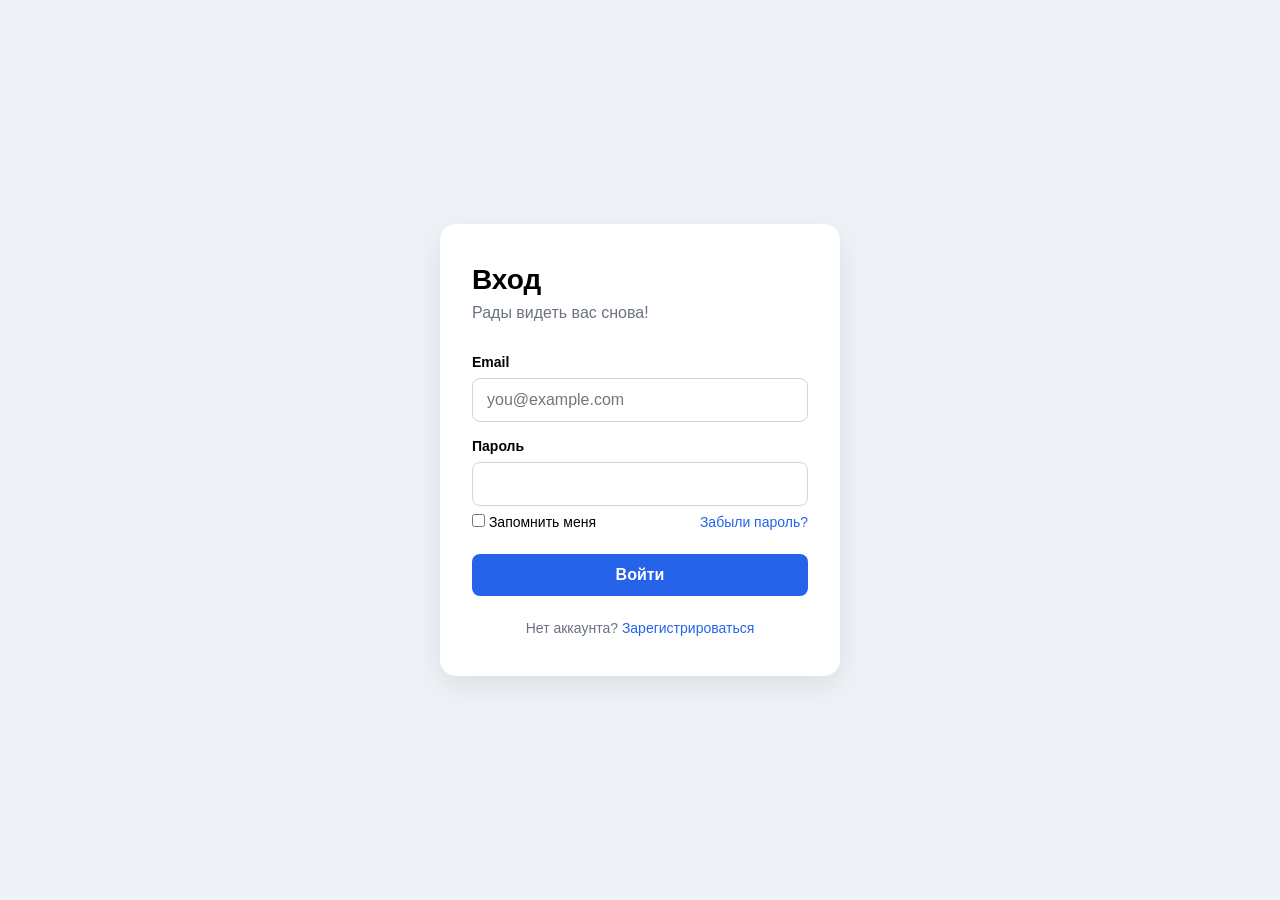
<file: index.html>
<!DOCTYPE html> 
<html lang="ru"> 
<head> 
  <meta charset="UTF-8"> 
  <meta name="viewport" content="width=device-width, initial-scale=1"> 
  <title>Вход</title> 
  <link rel="stylesheet" href="style.css"> 
</head> 
<body> 

  <main class="card"> 
    <h1 class="title">Вход</h1> 
    <p class="subtitle">Рады видеть вас снова!</p> 
    
    <form class="form" action="#" method="post"> 
      <label class="label" for="email">Email</label> 
      <input class="input" type="email" id="email" name="email" placeholder="you@example.com" required>
      
      <label class="label" for="password">Пароль</label> 
      <input class="input" type="password" id="password" name="password" minlength="8" required> 
      
      <div class="row"> 
        <label class="check"><input type="checkbox"> Запомнить меня</label> 
        <a class="link" href="forgot.html">Забыли пароль?</a> 
      </div> 
      
      <button class="button" type="submit">Войти</button> 
    </form> 
    
    <p class="footer">Нет аккаунта? <a class="link" href="register.html">Зарегистрироваться</a></p> 
  </main>

</body> 
</html>
</file>
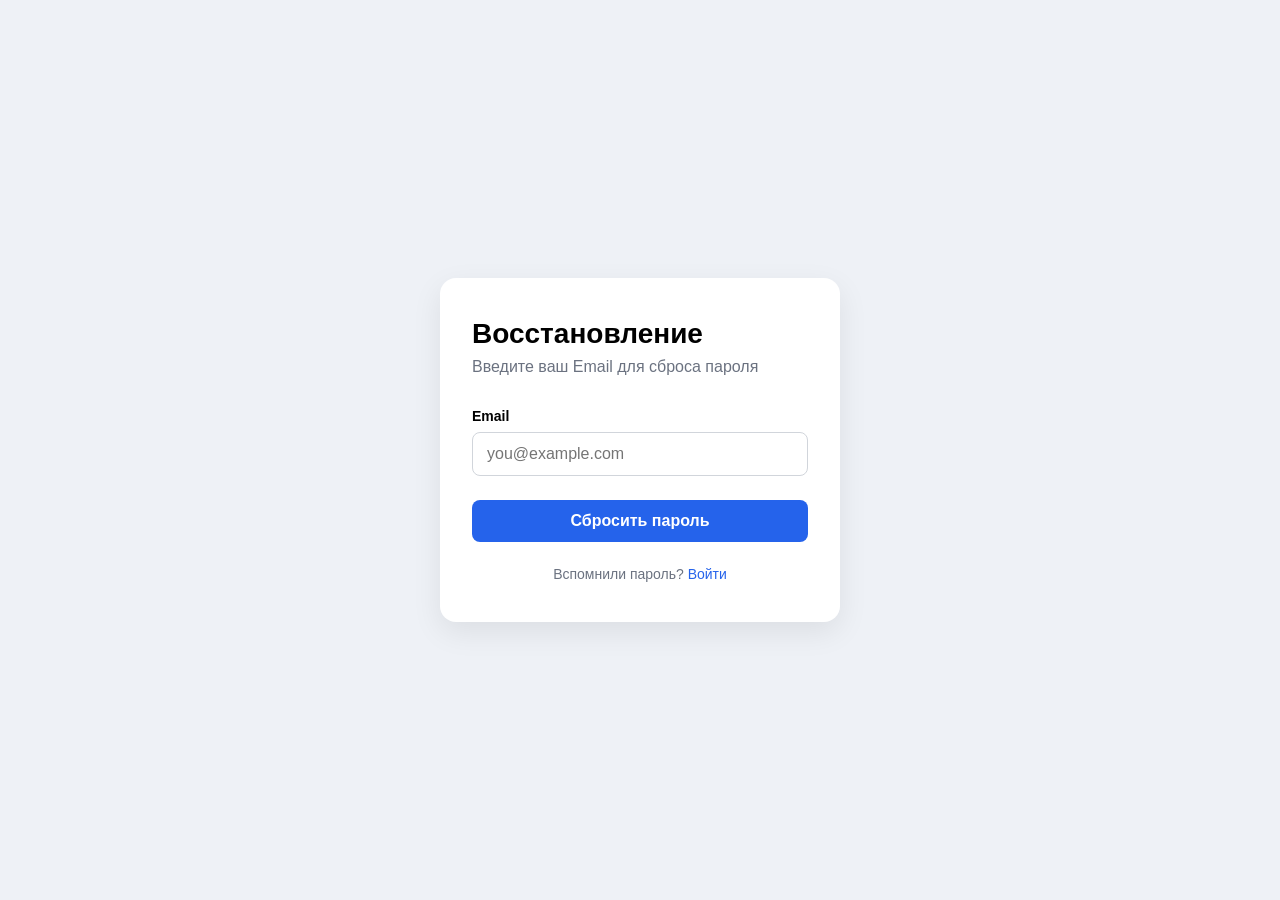
<file: forgot.html>
<!DOCTYPE html> 
<html lang="ru"> 
<head> 
  <meta charset="UTF-8"> 
  <meta name="viewport" content="width=device-width, initial-scale=1"> 
  <title>Восстановление пароля</title> 
  <link rel="stylesheet" href="style.css"> 
</head> 
<body> 

  <main class="card"> 
    <h1 class="title">Восстановление</h1> 
    <p class="subtitle">Введите ваш Email для сброса пароля</p> 
    
    <form class="form" action="#" method="post"> 
      <label class="label" for="email">Email</label> 
      <input class="input" type="email" id="email" name="email" placeholder="you@example.com" required>
      
      <button class="button" type="submit">Сбросить пароль</button> 
    </form> 
    
    <p class="footer">Вспомнили пароль? <a class="link" href="index.html">Войти</a></p> 
  </main>

</body> 
</html>
</file>
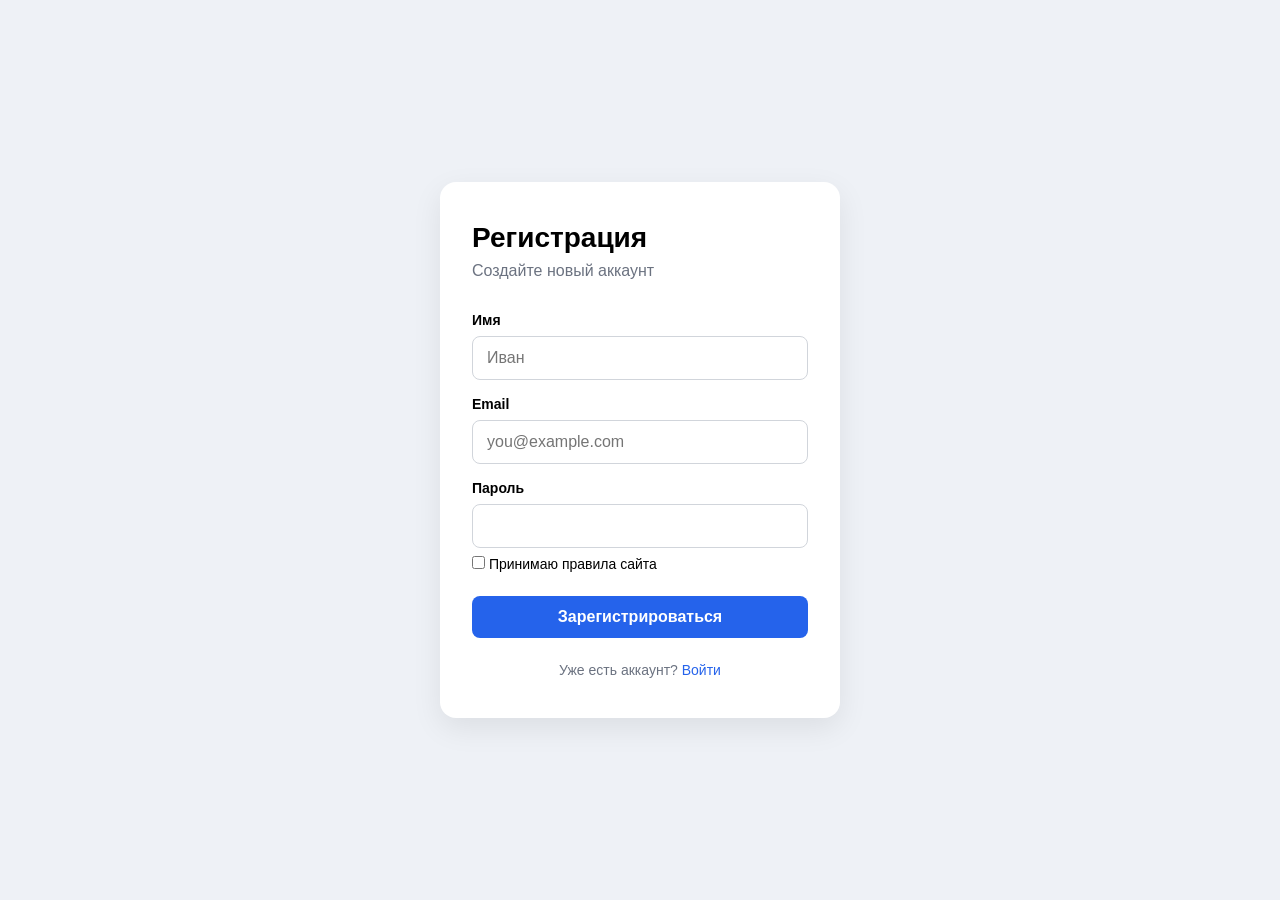
<file: register.html>
<!DOCTYPE html> 
<html lang="ru"> 
<head> 
  <meta charset="UTF-8"> 
  <meta name="viewport" content="width=device-width, initial-scale=1"> 
  <title>Регистрация</title> 
  <link rel="stylesheet" href="style.css"> 
</head> 
<body> 

  <main class="card"> 
    <h1 class="title">Регистрация</h1> 
    <p class="subtitle">Создайте новый аккаунт</p> 
    
    <form class="form" action="#" method="post"> 
      <label class="label" for="name">Имя</label> 
      <input class="input" type="text" id="name" name="name" placeholder="Иван" required>

      <label class="label" for="email">Email</label> 
      <input class="input" type="email" id="email" name="email" placeholder="you@example.com" required>
      
      <label class="label" for="password">Пароль</label> 
      <input class="input" type="password" id="password" name="password" minlength="8" required> 
      
      <div class="row"> 
        <label class="check"><input type="checkbox" required> Принимаю правила сайта</label> 
      </div> 
      
      <button class="button" type="submit">Зарегистрироваться</button> 
    </form> 
    
    <p class="footer">Уже есть аккаунт? <a class="link" href="index.html">Войти</a></p> 
  </main>

</body> 
</html>
</file>
<file: style.css>
* {
  box-sizing: border-box;
  margin: 0;
  padding: 0; 
} 

body {
  font-family: Arial, sans-serif;
  background: #eef1f6;
  min-height: 100vh;
  display: flex;
  align-items: center;
  justify-content: center;
  padding: 16px; 
}

.card {
  width: 100%;
  max-width: 400px;
  background: #ffffff;
  padding: 40px 32px;
  border-radius: 16px;
  box-shadow: 0 10px 30px rgba(0, 0, 0, 0.08); 
} 

.title { 
  font-size: 28px; 
  margin-bottom: 8px; 
} 

.subtitle { 
  color: #6b7280; 
  margin-bottom: 24px; 
}

.form {
  display: flex;
  flex-direction: column;
  gap: 8px; 
} 

.label {
  font-size: 14px;
  font-weight: bold;
  margin-top: 8px; 
}

.input {
  padding: 12px 14px;
  border: 1px solid #d1d5db;
  border-radius: 8px;
  font-size: 16px; 
} 

.input:focus {
  outline: none;
  border-color: #2563eb;
  box-shadow: 0 0 0 3px rgba(37, 99, 235, 0.2); 
}

.input:user-invalid {
  border-color: #dc2626; 
}

.row {
  display: flex;
  justify-content: space-between;
  align-items: center;
  font-size: 14px; 
} 

.link { 
  color: #2563eb; 
  text-decoration: none; 
} 

.link:hover { 
  text-decoration: underline; 
} 

.button {
  margin-top: 16px;
  padding: 12px;
  border: none;
  border-radius: 8px;
  background: #2563eb;
  color: #ffffff;
  font-size: 16px;
  font-weight: bold;
  cursor: pointer;
  transition: background 0.2s; 
} 

.button:hover {
  background: #1d4ed8; 
}

.footer {
  margin-top: 24px;
  text-align: center;
  font-size: 14px;
  color: #6b7280; 
}

@media (max-width: 480px) { 
  .card {
    padding: 28px 20px; 
  } 
  .title {
    font-size: 24px; 
  } 
}
</file>
